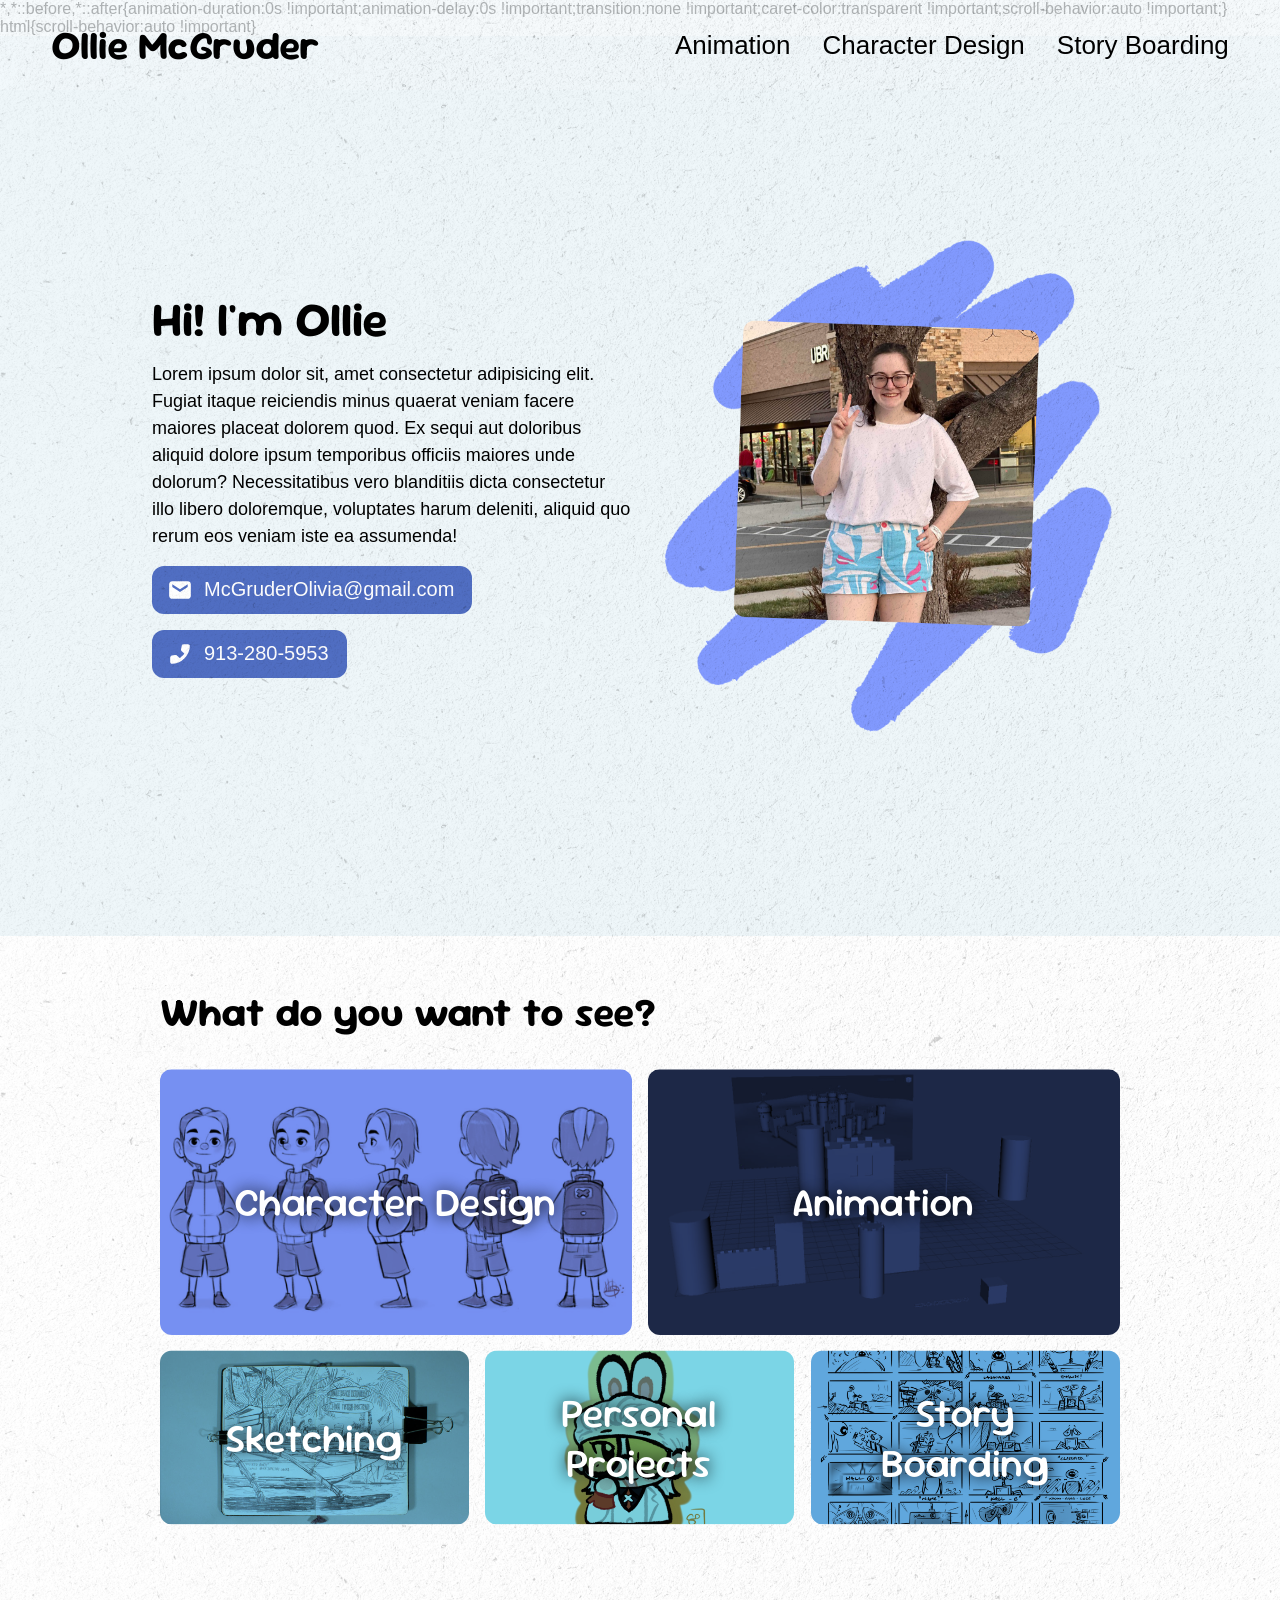
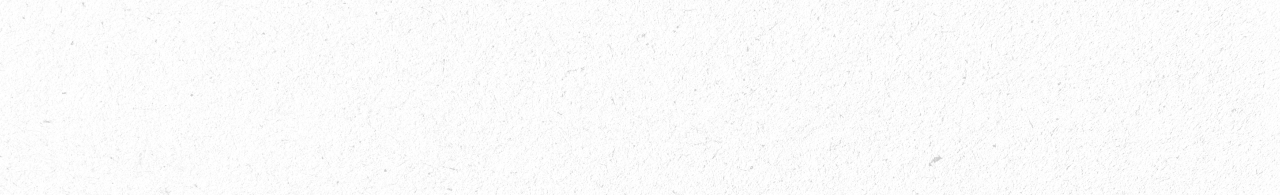
<file: index.html>
<!-- Hey Ollie!! Don't get overwhelmed. You don't need to touch anything that doesn't have this green text next to it.-->














<!DOCTYPE html><html lang="en-us"><head><meta charset="utf-8"><meta name="viewport" content="width=device-width, initial-scale=1"><title>Ollie McGruder</title><link href="styles.css" rel="stylesheet" type="text/css"><link rel="icon" type="image/svg" href="Icons/favicon_light.svg" media="(prefers-color-scheme: light)"><link rel="icon" type="image/svg" href="Icons/favicon_dark.svg" media="(prefers-color-scheme: dark)"></head><body><div class="navbar"><a href="./">Ollie McGruder</a><a href="./#Animation">Animation</a><a href="./#Character_Design">Character Design</a><a href="./#Story_Boarding" class="hideOnTablet">Story Boarding</a></div><div class="splash_page"><div>
    
  
  <!-- This is your banner splash image! You can edit the white text below to change the text on the website. -->

  <h1>Hi! I'm Ollie</h1>
  <p>Lorem ipsum dolor sit, amet consectetur adipisicing elit. Fugiat itaque reiciendis minus quaerat veniam facere maiores placeat dolorem quod. Ex sequi aut doloribus aliquid dolore ipsum temporibus officiis maiores unde dolorum? Necessitatibus vero blanditiis dicta consectetur illo libero doloremque, voluptates harum deleniti, aliquid quo rerum eos veniam iste ea assumenda!</p>
    
  
<div><button class="copy hideOnTablet" onclick="copyEmail()"><img src="Icons/mail.svg">McGruderOlivia@gmail.com</button><button class="copy hideOnTablet" onclick="copyPhone()"><img src="Icons/phone.svg">913-280-5953</button><a href="mailto:McGruderOlivia@gmail.com" class="showOnTablet button"><img src="Icons/mail.svg">McGruderOlivia@gmail.com</a><a href="tel:9132805953" class="showOnTablet button"><img src="Icons/phone.svg">913-280-5953</a><script>function copyEmail() {navigator.clipboard.writeText("McGruderOlivia@gmail.com");} function copyPhone() {navigator.clipboard.writeText("9132805953");}</script></div></div><div><img src="Images/splash_page_image.png" alt="Photo of Ollie McGruder"></div></div>




<main><div>

  <!-- This is how your website viewers will navigate to your projects. Clicking on one of the 5 blue boxes will open up and automaticaly scroll them to your projects -->
  <!-- If you want to change the names of the sections, this is where you would do it by editing the white text. -->
  <!-- If you want to change the image, you would need to go to the "Images" folder and replace the image there. -->


  <h2>What do you want to see?</h2>

  <nav class="boxes">  
    <a href="./#Sketching" class="Sketching">Sketching</a>
    <a href="./#Personal_Projects" class="Personal_Projects">Personal Projects</a>
    <a href="./#Story_Boarding" class="Story_Boarding">Story Boarding</a>
    <a href="./#Character_Design" class="Character_Design">Character Design</a>
    <a href="./#Animation" class="Animation">Animation</a>
  </nav>

</div>




<!-- This is the Animation secion, these projects will only appear once you click on the "Animation Category" -->

<section id="Animation">
  <h2>Animation</h2>
  
  <!-- There is only one project here. To make more projects in a section, copy and paste everyhing below, all the way to the 🛑 -->



  <div><h3>Enter the Name of your first Animation project here</h3><div>

    <img src="Images/ProjectFolderName/NameofPhoto6.jpg" alt="ENTER CAPTION HERE" loading="lazy">
    <img src="Images/ProjectFolderName/NameofPhoto5.jpg" alt="ENTER CAPTION HERE" loading="lazy">
    <img src="Images/ProjectFolderName/NameofPhoto4.jpg" alt="ENTER CAPTION HERE" loading="lazy">
    <img src="Images/ProjectFolderName/NameofPhoto3.jpg" alt="ENTER CAPTION HERE" loading="lazy">
    <img src="Images/ProjectFolderName/NameofPhoto2.jpg" alt="ENTER CAPTION HERE" loading="lazy">
    <img src="Images/ProjectFolderName/NameofPhoto1.jpg" alt="ENTER CAPTION HERE" loading="lazy">

      <!-- 6 lines of code = 6 images. -->
      <!-- To add more images in a project copy and paste more of these lines of code beneath eachother -->
      <!-- An important thing I should note is that because of some CSS trickery, the order of images top to bottom is reversed-->
      <!-- so if you really want photo number ./#1 at the top, it needs to be the last line of code. -->

  </div></div>
  <!--🛑-->







  <!-- This piece here, the </section>, means that this is the end of your Animation section-->
</section>



<!-- This is the Character_Design secion, these projects will only appear once you click on the "Character_Design Category" -->

<section id="Character_Design">
  <h2>Character Design</h2>
  
  <!-- There is only one project here. To make more projects in a section, copy and paste everyhing below, all the way to the 🛑 -->



  <div><h3>Enter the Name of your first Character Design project here</h3><div>

    <img src="Images/ProjectFolderName/NameofPhoto1.jpg" alt="ENTER CAPTION HERE" loading="lazy">
    <img src="Images/ProjectFolderName/NameofPhoto5.jpg" alt="ENTER CAPTION HERE" loading="lazy">
    <img src="Images/ProjectFolderName/NameofPhoto4.jpg" alt="ENTER CAPTION HERE" loading="lazy">
    <img src="Images/ProjectFolderName/NameofPhoto3.jpg" alt="ENTER CAPTION HERE" loading="lazy">
    <img src="Images/ProjectFolderName/NameofPhoto2.jpg" alt="ENTER CAPTION HERE" loading="lazy">
    <img src="Images/ProjectFolderName/NameofPhoto6.jpg" alt="ENTER CAPTION HERE" loading="lazy">

      <!-- 6 lines of code = 6 images. -->
      <!-- To add more images in a project copy and paste more of these lines of code beneath eachother -->
      <!-- An important thing I should note is that because of some CSS trickery, the order of images top to bottom is reversed-->
      <!-- so if you really want photo number ./#1 at the top, it needs to be the last line of code. -->

  </div></div>
  <!--🛑-->







  <!-- This piece here, the </section>, means that this is the end of your Character Design section-->
</section>



<!-- This is the Story Boarding secion, these projects will only appear once you click on the "Story Boarding Category" -->

<section id="Story_Boarding">
  <h2>Story Boarding</h2>
  
  <!-- There is only one project here. To make more projects in a section, copy and paste everyhing below, all the way to the 🛑 -->



  <div><h3>Enter the Name of your first Story Boarding project here</h3><div>

    <img src="Images/ProjectFolderName/NameofPhoto2.jpg" alt="ENTER CAPTION HERE" loading="lazy">
    <img src="Images/ProjectFolderName/NameofPhoto1.jpg" alt="ENTER CAPTION HERE" loading="lazy">
    <img src="Images/ProjectFolderName/NameofPhoto6.jpg" alt="ENTER CAPTION HERE" loading="lazy">
    <img src="Images/ProjectFolderName/NameofPhoto5.jpg" alt="ENTER CAPTION HERE" loading="lazy">
    <img src="Images/ProjectFolderName/NameofPhoto4.jpg" alt="ENTER CAPTION HERE" loading="lazy">
    <img src="Images/ProjectFolderName/NameofPhoto3.jpg" alt="ENTER CAPTION HERE" loading="lazy">

      <!-- 6 lines of code = 6 images. -->
      <!-- To add more images in a project copy and paste more of these lines of code beneath eachother -->
      <!-- An important thing I should note is that because of some CSS trickery, the order of images top to bottom is reversed-->
      <!-- so if you really want photo number ./#1 at the top, it needs to be the last line of code. -->

  </div></div>
  <!--🛑-->







  <!-- This piece here, the </section>, means that this is the end of your Story Boarding section-->
</section>



<!-- This is the Sketching secion, these projects will only appear once you click on the "Sketching Category" -->

<section id="Sketching">
  <h2>Sketching</h2>
  
  <!-- There is only one project here. To make more projects in a section, copy and paste everyhing below, all the way to the 🛑 -->



  <div><h3>Enter the Name of your first Sketching project here</h3><div>

    <img src="Images/ProjectFolderName/NameofPhoto2.jpg" alt="ENTER CAPTION HERE" loading="lazy">
    <img src="Images/ProjectFolderName/NameofPhoto1.jpg" alt="ENTER CAPTION HERE" loading="lazy">
    <img src="Images/ProjectFolderName/NameofPhoto6.jpg" alt="ENTER CAPTION HERE" loading="lazy">
    <img src="Images/ProjectFolderName/NameofPhoto5.jpg" alt="ENTER CAPTION HERE" loading="lazy">
    <img src="Images/ProjectFolderName/NameofPhoto4.jpg" alt="ENTER CAPTION HERE" loading="lazy">
    <img src="Images/ProjectFolderName/NameofPhoto3.jpg" alt="ENTER CAPTION HERE" loading="lazy">

      <!-- 6 lines of code = 6 images. -->
      <!-- To add more images in a project copy and paste more of these lines of code beneath eachother -->
      <!-- An important thing I should note is that because of some CSS trickery, the order of images top to bottom is reversed-->
      <!-- so if you really want photo number ./#1 at the top, it needs to be the last line of code. -->

  </div></div>
  <!--🛑-->







  <!-- This piece here, the </section>, means that this is the end of your Sketching section-->
</section>



<!-- This is the Personal Projects secion, these projects will only appear once you click on the "Personal Projects Category" -->

<section id="Personal_Projects">
  <h2>Personal Projects</h2>
  
  <!-- There is only one project here. To make more projects in a section, copy and paste everyhing below, all the way to the 🛑 -->



  <div><h3>Enter the Name of your first Personal project here</h3><div>

    <img src="Images/ProjectFolderName/NameofPhoto3.jpg" alt="ENTER CAPTION HERE" loading="lazy">
    <img src="Images/ProjectFolderName/NameofPhoto2.jpg" alt="ENTER CAPTION HERE" loading="lazy">
    <img src="Images/ProjectFolderName/NameofPhoto1.jpg" alt="ENTER CAPTION HERE" loading="lazy">
    <img src="Images/ProjectFolderName/NameofPhoto6.jpg" alt="ENTER CAPTION HERE" loading="lazy">
    <img src="Images/ProjectFolderName/NameofPhoto5.jpg" alt="ENTER CAPTION HERE" loading="lazy">
    <img src="Images/ProjectFolderName/NameofPhoto4.jpg" alt="ENTER CAPTION HERE" loading="lazy">

      <!-- 6 lines of code = 6 images. -->
      <!-- To add more images in a project copy and paste more of these lines of code beneath eachother -->
      <!-- An important thing I should note is that because of some CSS trickery, the order of images top to bottom is reversed-->
      <!-- so if you really want photo number ./#1 at the top, it needs to be the last line of code. -->

  </div></div>
  <!--🛑-->







  <!-- This piece here, the </section>, means that this is the end of your Personal Projects section-->
</section>
</main></body></html>
</file>
<file: styles.css>
@font-face {
    font-family: Sour Gummy;
    src: url(Fonts/SourGummy-VariableFont_wdth,wght.ttf);
}

html {
    scroll-behavior: smooth;
    scroll-padding-top: 8rem;
    background-image: url(Images/background.png);
    background-size: contain;
    background-repeat: repeat-y;
    background-color: white;
}

* {
    padding: 0;
    margin: 0;
    box-sizing: border-box;
    font-family: Roboto, sans-serif;
    display: flex;
    flex-direction: column;
    max-width: 100%;
    border: none;
    flex-wrap: wrap;
}

img, .boxes a {
    background-color: #506EC3;
    flex: 1 1 0;
    padding: 1rem;
    color: white;
    justify-content: center;
    align-items: center;
    object-fit: cover;
    border-radius: 0.75rem;
    min-height: 30vh;
    max-height: 75vh;
    
}

div {
    gap: 1rem;


    div {
        flex-direction: row;
        flex-wrap: wrap;
    }
}

title, section, script, .showOnMobile, .showOnTablet {
    display: none;
}

section:target {
    display: flex;
}

a {
    text-decoration: none;
}

a:hover {
    text-decoration: underline;
}

main {
    margin: 4vw 4vw 30vh 4vw;
    align-items: center;
    gap: 7.5rem;

    > div, section {
        width: 100%;
        max-width: max(60rem, 70vw);
    }
}

.button, button, .boxes a {
    gap: 0.75rem;
    font-size: 1.25rem;
    width: fit-content;
    flex-direction: row;
    font-weight: 500;
    text-decoration: none;
    border-radius: 0.75rem;
    background-color: #506EC3;
    padding: 0.75rem 1rem;
    cursor: pointer;
    align-items: center;
    justify-content: center;
    color: white;
    text-decoration: none;
    padding-right: 1.125rem;

    img {
        height: 1.5rem;
        width: 1.5rem;
        max-height: unset;
        min-height: unset;
        padding: 0;
        border-radius: 0;
    }
}

.button:hover, button:hover {
    background-color: #6081dc;
    text-decoration: none;
}

.copy:hover img {
    content: url(Icons/copy.svg);
}

.button:active, button:active {
    background-color: #415ca8;
}

h1, h2, h3, .boxes a {
    font-family: Sour Gummy;
    font-size: 2rem;
}

h1 {
    font-size: 3rem;
    line-height: 1.05;
}

h2, .boxes a {
    line-height: 1.25;
    font-size: 2.5rem;

}

h2 {
    padding-bottom: 1rem;
}

h3 {
    padding-top: 5rem;
    padding-bottom: 1rem;
    line-height: 1.25;
    font-weight: 500;
}

p {
    line-height: 1.5;
    font-size: 1.125rem;
}

.navbar {
    flex-direction: row;
    position: fixed;
    top: 0;
    left: 0;
    padding: 1.5vw 4vw;
    width: 100vw;
    gap: 2rem;
    align-items: center;
    backdrop-filter: blur(100vw);
    background-color: rgba(239, 247, 250, 0.65);
    z-index: 999;
    background-image: url(Images/background.png);
    background-size: cover;

    a {
        font-size: 1.625rem;
        color: black;
    }

    a:first-child {
        font-family: Sour Gummy;
        font-weight: 700;
        font-size: 2.5rem;
        margin-right: auto;
        text-decoration: none;
    }
}

.splash_page {
    width: 100vw;
    height: 100vh;
    align-items: center;
    justify-content: center;
    background-color: #EFF7FA;
    flex-direction: row;
    padding: 4vw;
    mix-blend-mode: multiply;

    > div {
        flex-direction: column;
        width: 100%;
        max-width: max(30rem, 32.5vw);

        > div {
            flex-direction: row;
            flex-wrap: wrap;
        }

        img {
            background-color: transparent;
            object-fit: contain;
            aspect-ratio: unset;
            max-height: unset;
            min-height: unset;
        }
    }
}

.boxes {
    gap: 1rem;
    flex-direction: row;
    transform: scale(1, -1);
    overflow: hidden;
    

    a {
        background-blend-mode: multiply;
        transform: scale(1, -1);
        flex: 1 1 0;
        width: 100%;
        aspect-ratio: 16/9;
        background-color: #506EC3;
        min-height: 10rem;
        max-height: 30rem;
        text-align: center;
        background-size: cover;
        background-position: center;
        text-shadow: 0 0 1rem #000000;
    }

    .Animation {
    background-image: url(Images/Animation_Cover.jpg);
    }

    .Character_Design {
    background-image: url(Images/Character_Design_Cover.jpg);
    background-color: #7690F2;
    }

    .Story_Boarding {
    background-image: url(Images/Story_Boarding_Cover.jpg);
    background-color: #60A7DD;
    }

    .Sketching {
    background-image: url(Images/Sketching_Cover.jpg);
    background-color: #7BC8E6;
    }

    .Personal_Projects {
    background-image: url(Images/Personal_Projects_Cover.jpg);
    background-color: #7BD5E6;
    }


}

section > div > div {
    transform: scale(1, -1);

    > img {
        transform: scale(1, -1);
        padding: 0;
    }
}

@media (max-width: 1100px) {

    .hideOnTablet {
        display: none;
    }

    .showOnTablet {
        display: flex;
    }
    
    a:hover {
        text-decoration: none;
    }

    .splash_page {
        background-image: url(Images/splash_page_image.png);
        background-repeat: no-repeat;
        background-size: min(110vh, 110vw);
        background-position: top;
        align-items: flex-end;
        height: fit-content;

        h1 {
            padding-top: 25rem;
        }

        > div {
            max-width: max(40rem, 60vw);
            h1, p {
                text-shadow: 0 0 3rem #EFF7FA;
            }
        }

        > div:last-child {
            display: none;
        }
    }

}

@media (max-width: 725px) {

    .hideOnMobile {
        display: none;
    }

    .showOnMobile {
        display: flex;
    }

    .navbar {
        display: none;
    }
    
    html {
        background-size: 100rem;
    }

}
</file>
